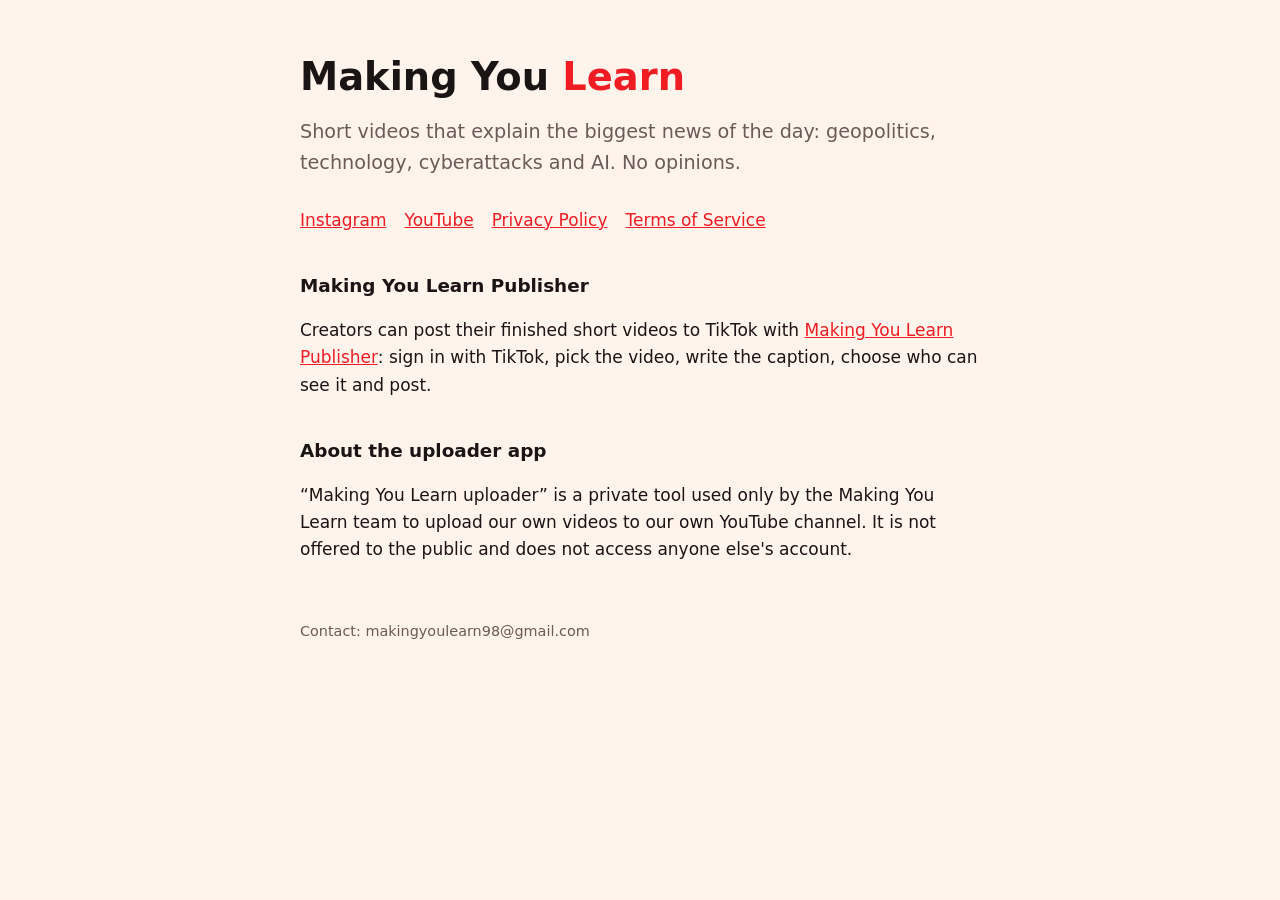
<file: index.html>
<!doctype html><html lang="en"><head><meta charset="utf-8"><meta name="viewport" content="width=device-width,initial-scale=1">
<title>Making You Learn</title><meta name="description" content="Short videos that explain the biggest news of the day. No opinions."><link rel="stylesheet" href="style.css"></head>
<body><main>
<h1>Making You <span>Learn</span></h1>
<p class="lead">Short videos that explain the biggest news of the day: geopolitics, technology, cyberattacks and AI. No opinions.</p>
<nav><a href="https://www.instagram.com/makingyoulearn/">Instagram</a><a href="https://www.youtube.com/channel/UCV0YenwLRPsDnmaAfjPrpjg">YouTube</a><a href="privacy.html">Privacy Policy</a><a href="terms.html">Terms of Service</a></nav>
<h2>Making You Learn Publisher</h2>
<p>Creators can post their finished short videos to TikTok with <a href="publisher/">Making You Learn Publisher</a>: sign in with TikTok, pick the video, write the caption, choose who can see it and post.</p>
<h2>About the uploader app</h2>
<p>“Making You Learn uploader” is a private tool used only by the Making You Learn team to upload our own videos to our own YouTube channel. It is not offered to the public and does not access anyone else's account.</p>
<footer>Contact: makingyoulearn98@gmail.com</footer>
</main></body></html>
</file>
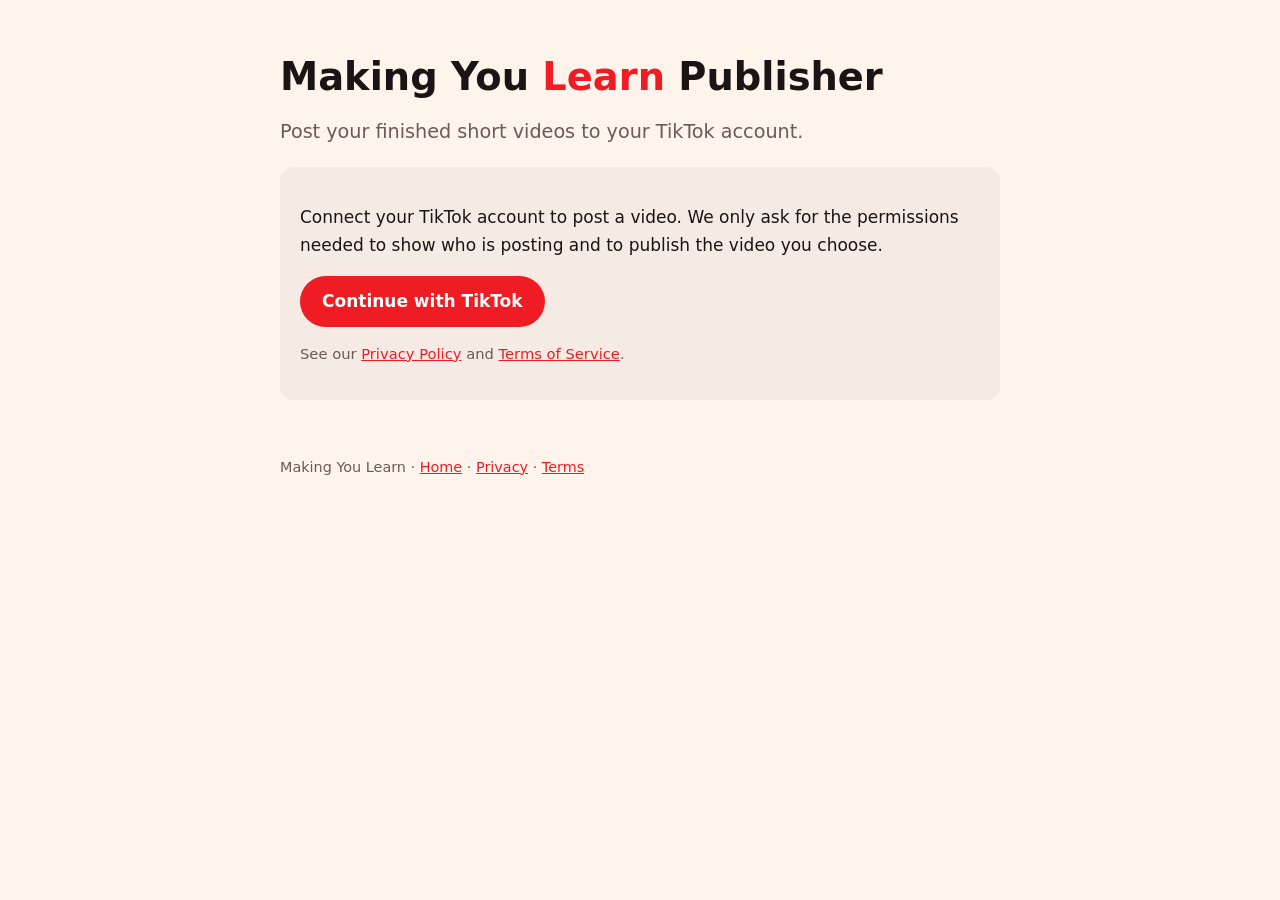
<file: publisher/index.html>
<!doctype html>
<html lang="en">
<head>
<meta charset="utf-8">
<meta name="viewport" content="width=device-width,initial-scale=1">
<title>Making You Learn Publisher</title>
<meta name="description" content="Post your finished short videos to TikTok.">
<link rel="stylesheet" href="../style.css">
<style>
  main{max-width:760px}
  .card{background:rgba(127,127,127,.08);border-radius:14px;padding:20px;margin:18px 0}
  .creator{display:flex;align-items:center;gap:14px}
  .creator img{width:56px;height:56px;border-radius:50%;object-fit:cover;background:#ddd}
  label{display:block;font-weight:600;margin:16px 0 6px}
  input[type=text],textarea,select{width:100%;font:inherit;padding:10px 12px;border-radius:10px;border:1px solid rgba(127,127,127,.45);background:transparent;color:inherit}
  textarea{min-height:120px}
  .row{display:flex;gap:22px;flex-wrap:wrap}
  .row label{font-weight:400;margin:6px 0;display:flex;gap:8px;align-items:center}
  .muted{color:var(--muted);font-size:.92rem}
  .btn{display:inline-block;background:var(--red);color:#fff;border:0;border-radius:999px;padding:12px 22px;font:inherit;font-weight:700;cursor:pointer;text-decoration:none}
  .btn[disabled]{opacity:.45;cursor:not-allowed}
  .btn.ghost{background:transparent;color:var(--red);border:2px solid var(--red)}
  video{width:100%;max-width:300px;border-radius:12px;background:#000;display:block;margin-top:10px}
  .notice{border-left:4px solid var(--red);padding:8px 12px;margin:10px 0}
  .hidden{display:none}
  #log{font:14px/1.5 ui-monospace,monospace;white-space:pre-wrap}
  .switch{display:flex;align-items:center;gap:10px;font-weight:600;margin-top:16px}
  .sub{margin-left:28px}
</style>
</head>
<body><main>
<h1>Making You <span>Learn</span> Publisher</h1>
<p class="lead">Post your finished short videos to your TikTok account.</p>

<section id="login" class="card">
  <p>Connect your TikTok account to post a video. We only ask for the permissions needed to show who is posting and to publish the video you choose.</p>
  <button class="btn" id="loginBtn">Continue with TikTok</button>
  <p class="muted">See our <a href="../privacy.html">Privacy Policy</a> and <a href="../terms.html">Terms of Service</a>.</p>
</section>

<section id="composer" class="hidden">
  <div class="card creator">
    <img id="avatar" alt="">
    <div><div>Posting to TikTok as <b id="nickname"></b></div>
    <div class="muted">@<span id="username"></span> · <a href="#" id="logout">Switch account</a></div></div>
  </div>

  <div id="blocked" class="card notice hidden"></div>

  <form id="form" class="card">
    <label for="file">Video</label>
    <input type="file" id="file" accept="video/mp4,video/quicktime,video/webm" required>
    <div class="muted" id="duration"></div>
    <video id="preview" controls playsinline class="hidden"></video>

    <label for="title">Caption</label>
    <textarea id="title" maxlength="2200" placeholder="Write a caption, #hashtags…"></textarea>

    <label for="privacy">Who can view this video</label>
    <select id="privacy" required><option value="" selected disabled>Select privacy</option></select>

    <label>Allow users to</label>
    <div class="row">
      <label><input type="checkbox" id="comment"> Comment</label>
      <label><input type="checkbox" id="duet"> Duet</label>
      <label><input type="checkbox" id="stitch"> Stitch</label>
    </div>

    <label class="switch"><input type="checkbox" id="disclose"> Disclose video content</label>
    <div class="muted sub">Turn on to disclose that this video promotes goods or services in exchange for something of value.</div>
    <div id="discloseBox" class="sub hidden">
      <label><input type="checkbox" id="yourBrand"> Your brand</label>
      <div class="muted">You are promoting yourself or your own business.</div>
      <label><input type="checkbox" id="branded"> Branded content</label>
      <div class="muted">You are promoting another brand or a third party.</div>
      <div id="discloseLabel" class="notice hidden"></div>
    </div>

    <p class="muted" id="consent">By posting, you agree to TikTok's <a href="https://www.tiktok.com/legal/page/global/music-usage-confirmation/en" target="_blank" rel="noopener">Music Usage Confirmation</a>.</p>
    <button class="btn" id="postBtn" type="submit" disabled>Post to TikTok</button>
    <button class="btn ghost" id="draftBtn" type="button" disabled>Send to TikTok as draft</button>
    <p class="muted">"Send as draft" uploads the video to your TikTok inbox so you can edit it and post it from the TikTok app. Caption and settings are chosen there.</p>
  </form>

  <section id="progress" class="card hidden">
    <b>Status</b>
    <div id="log"></div>
  </section>
</section>

<footer>Making You Learn · <a href="../">Home</a> · <a href="../privacy.html">Privacy</a> · <a href="../terms.html">Terms</a></footer>
</main>
<script src="app.js"></script>
</body>
</html>
</file>
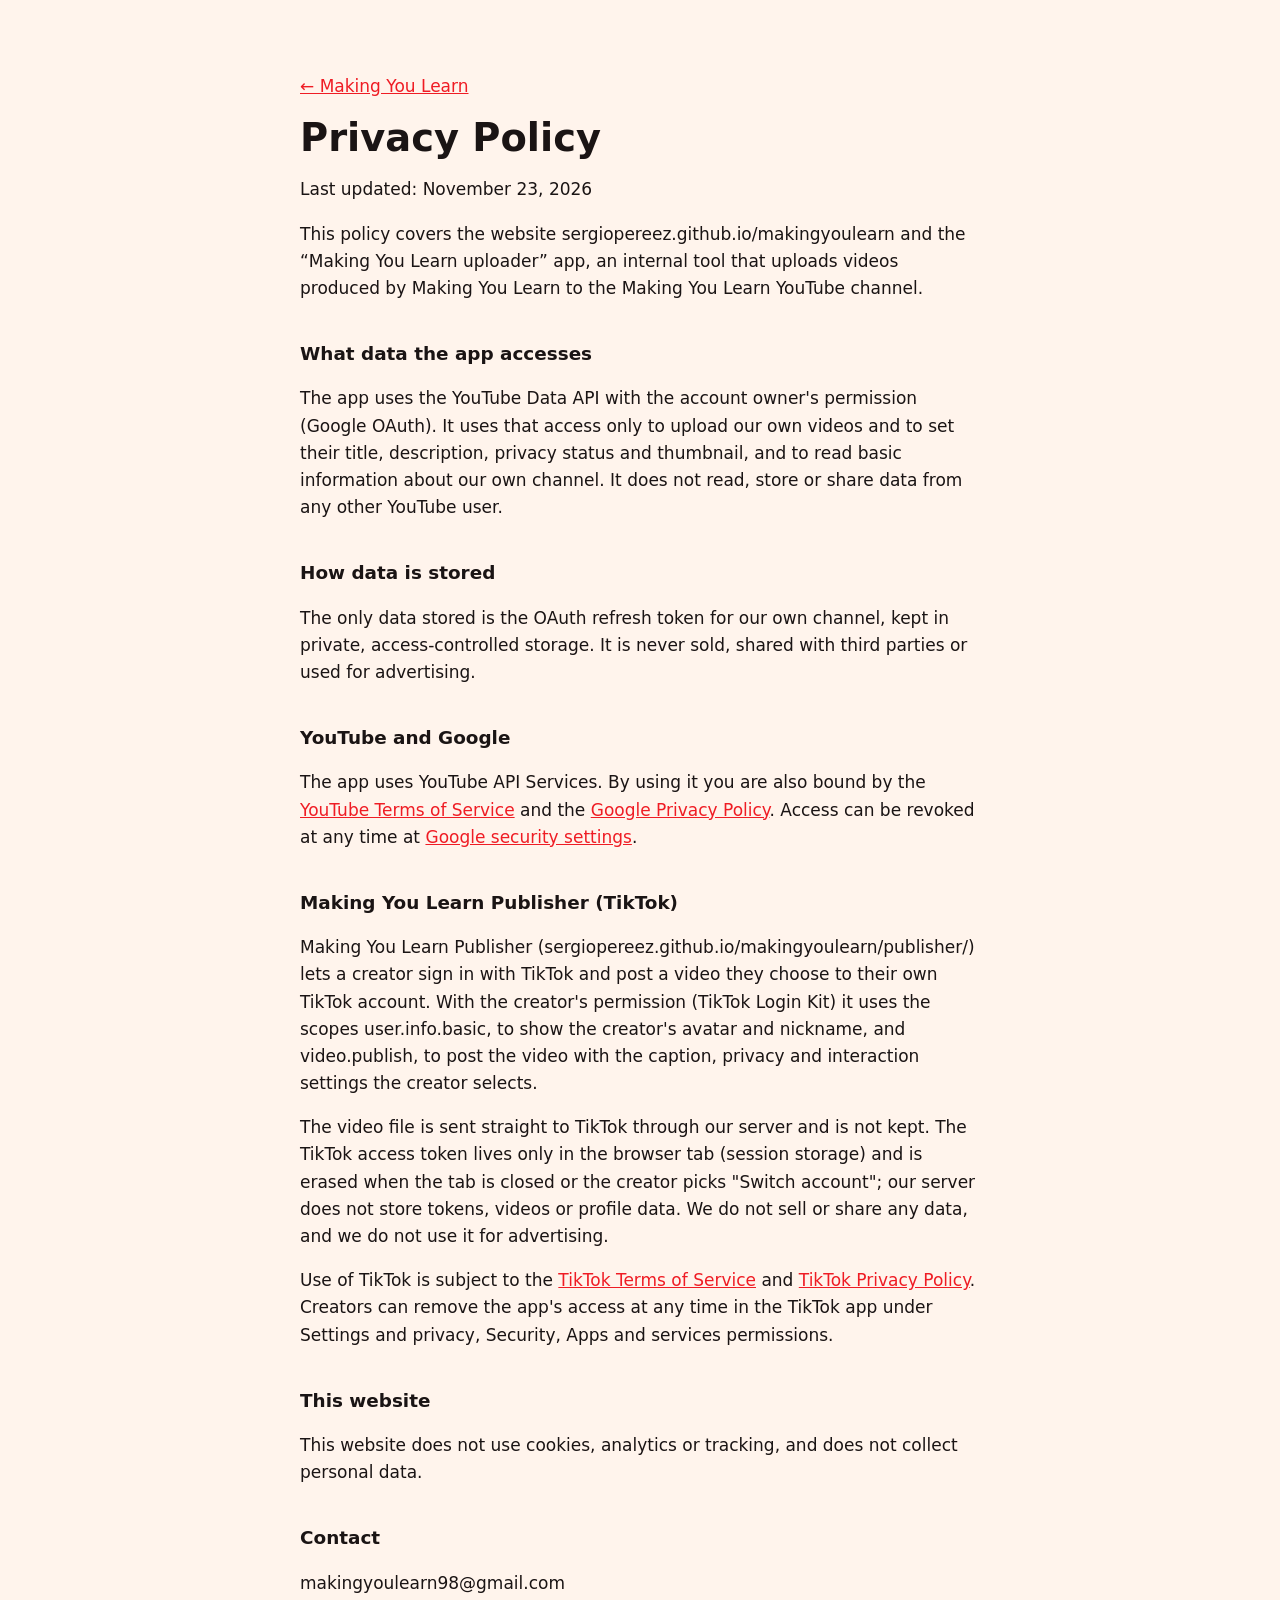
<file: privacy.html>
<!doctype html><html lang="en"><head><meta charset="utf-8"><meta name="viewport" content="width=device-width,initial-scale=1">
<title>Privacy Policy</title><link rel="stylesheet" href="style.css"></head>
<body><main>
<p><a href="./">← Making You Learn</a></p>
<h1>Privacy Policy</h1>
<p>Last updated: November 23, 2026</p>
<p>This policy covers the website sergiopereez.github.io/makingyoulearn and the “Making You Learn uploader” app, an internal tool that uploads videos produced by Making You Learn to the Making You Learn YouTube channel.</p>
<h2>What data the app accesses</h2>
<p>The app uses the YouTube Data API with the account owner's permission (Google OAuth). It uses that access only to upload our own videos and to set their title, description, privacy status and thumbnail, and to read basic information about our own channel. It does not read, store or share data from any other YouTube user.</p>
<h2>How data is stored</h2>
<p>The only data stored is the OAuth refresh token for our own channel, kept in private, access-controlled storage. It is never sold, shared with third parties or used for advertising.</p>
<h2>YouTube and Google</h2>
<p>The app uses YouTube API Services. By using it you are also bound by the <a href="https://www.youtube.com/t/terms">YouTube Terms of Service</a> and the <a href="https://policies.google.com/privacy">Google Privacy Policy</a>. Access can be revoked at any time at <a href="https://myaccount.google.com/permissions">Google security settings</a>.</p>
<h2>Making You Learn Publisher (TikTok)</h2>
<p>Making You Learn Publisher (sergiopereez.github.io/makingyoulearn/publisher/) lets a creator sign in with TikTok and post a video they choose to their own TikTok account. With the creator's permission (TikTok Login Kit) it uses the scopes user.info.basic, to show the creator's avatar and nickname, and video.publish, to post the video with the caption, privacy and interaction settings the creator selects.</p>
<p>The video file is sent straight to TikTok through our server and is not kept. The TikTok access token lives only in the browser tab (session storage) and is erased when the tab is closed or the creator picks "Switch account"; our server does not store tokens, videos or profile data. We do not sell or share any data, and we do not use it for advertising.</p>
<p>Use of TikTok is subject to the <a href="https://www.tiktok.com/legal/terms-of-service">TikTok Terms of Service</a> and <a href="https://www.tiktok.com/legal/privacy-policy">TikTok Privacy Policy</a>. Creators can remove the app's access at any time in the TikTok app under Settings and privacy, Security, Apps and services permissions.</p>
<h2>This website</h2>
<p>This website does not use cookies, analytics or tracking, and does not collect personal data.</p>
<h2>Contact</h2>
<p>makingyoulearn98@gmail.com</p>
</main></body></html>
</file>
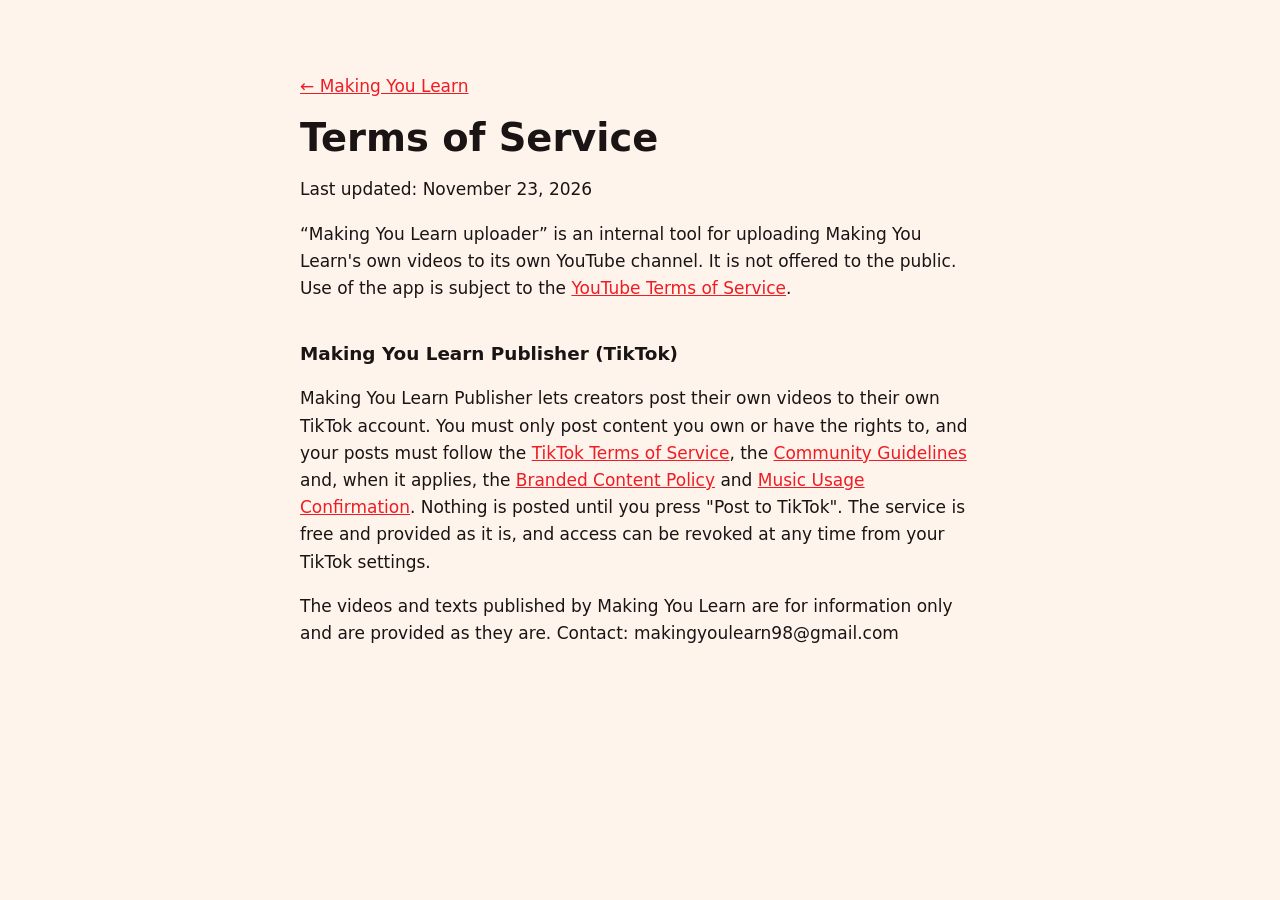
<file: terms.html>
<!doctype html><html lang="en"><head><meta charset="utf-8"><meta name="viewport" content="width=device-width,initial-scale=1">
<title>Terms of Service</title><link rel="stylesheet" href="style.css"></head>
<body><main>
<p><a href="./">← Making You Learn</a></p>
<h1>Terms of Service</h1>
<p>Last updated: November 23, 2026</p>
<p>“Making You Learn uploader” is an internal tool for uploading Making You Learn's own videos to its own YouTube channel. It is not offered to the public. Use of the app is subject to the <a href="https://www.youtube.com/t/terms">YouTube Terms of Service</a>.</p>
<h2>Making You Learn Publisher (TikTok)</h2>
<p>Making You Learn Publisher lets creators post their own videos to their own TikTok account. You must only post content you own or have the rights to, and your posts must follow the <a href="https://www.tiktok.com/legal/terms-of-service">TikTok Terms of Service</a>, the <a href="https://www.tiktok.com/community-guidelines">Community Guidelines</a> and, when it applies, the <a href="https://www.tiktok.com/legal/page/global/bc-policy/en">Branded Content Policy</a> and <a href="https://www.tiktok.com/legal/page/global/music-usage-confirmation/en">Music Usage Confirmation</a>. Nothing is posted until you press "Post to TikTok". The service is free and provided as it is, and access can be revoked at any time from your TikTok settings.</p>
<p>The videos and texts published by Making You Learn are for information only and are provided as they are. Contact: makingyoulearn98@gmail.com</p>
</main></body></html>
</file>
<file: style.css>
:root{--bg:#fff4ec;--ink:#1a1414;--red:#ef1c24;--muted:#6b5a55}
@media (prefers-color-scheme:dark){:root{--bg:#1a1414;--ink:#fff4ec;--muted:#c9b8b1}}
*{box-sizing:border-box}body{margin:0;background:var(--bg);color:var(--ink);font:17px/1.6 system-ui,-apple-system,Segoe UI,Roboto,sans-serif}
main{max-width:720px;margin:0 auto;padding:56px 20px}h1{font-size:2.4rem;line-height:1.1;margin:0 0 .4em}h1 span{color:var(--red)}
h2{font-size:1.15rem;margin-top:2em}a{color:var(--red)}p.lead{font-size:1.2rem;color:var(--muted)}
nav{display:flex;gap:18px;flex-wrap:wrap;margin:28px 0}footer{margin-top:56px;font-size:.9rem;color:var(--muted)}
</file>
